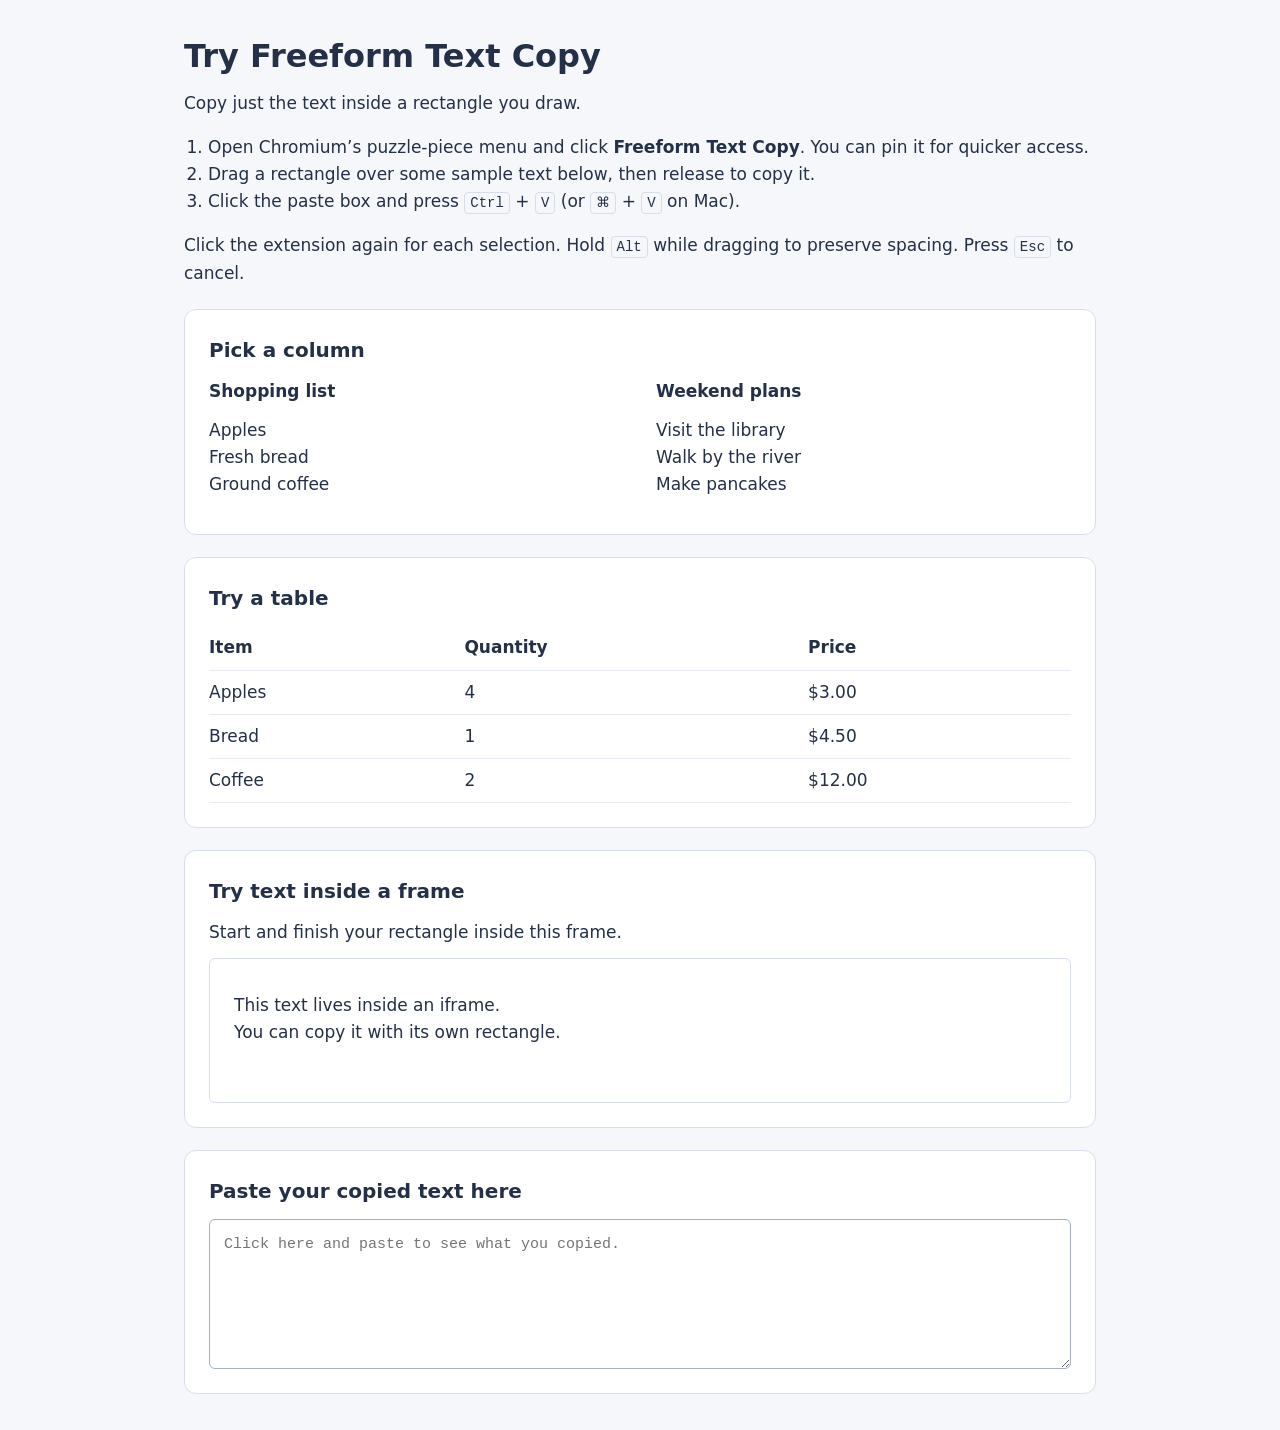
<file: demo/index.html>
<!doctype html>
<html lang="en">
<meta charset="utf-8">
<meta name="viewport" content="width=device-width, initial-scale=1">
<title>Try Freeform Text Copy</title>
<style>
  * { box-sizing: border-box; }
  body { margin: 0 auto; max-width: 960px; padding: 36px 24px; font: 17px/1.6 system-ui, sans-serif; color: #243047; background: #f5f7fb; }
  h1 { margin: 0; font-size: 32px; line-height: 1.3; }
  h2 { font-size: 20px; margin: 0 0 12px; }
  p { margin: 12px 0; }
  section { padding: 24px; margin-top: 22px; border: 1px solid #d7deea; border-radius: 12px; background: white; }
  ol { padding-left: 24px; }
  .columns { display: grid; grid-template-columns: 1fr 1fr; gap: 32px; }
  table { border-collapse: collapse; width: 100%; }
  th, td { text-align: left; padding: 8px 18px 8px 0; border-bottom: 1px solid #e5eaf2; }
  textarea { display: block; width: 100%; min-height: 150px; padding: 14px; border: 1px solid #a6b1c3; border-radius: 6px; font: 15px/1.5 monospace; }
  iframe { display: block; width: 100%; height: 145px; border: 1px solid #d7deea; border-radius: 6px; }
  kbd { padding: 2px 5px; border: 1px solid #d7deea; border-radius: 4px; font-size: 14px; }
  @media (max-width: 600px) { .columns { grid-template-columns: 1fr; } }
</style>
<h1>Try Freeform Text Copy</h1>
<p>Copy just the text inside a rectangle you draw.</p>
<ol>
  <li>Open Chromium’s puzzle-piece menu and click <strong>Freeform Text Copy</strong>. You can pin it for quicker access.</li>
  <li>Drag a rectangle over some sample text below, then release to copy it.</li>
  <li>Click the paste box and press <kbd>Ctrl</kbd> + <kbd>V</kbd> (or <kbd>⌘</kbd> + <kbd>V</kbd> on Mac).</li>
</ol>
<p>Click the extension again for each selection. Hold <kbd>Alt</kbd> while dragging to preserve spacing. Press <kbd>Esc</kbd> to cancel.</p>
<section>
  <h2>Pick a column</h2>
  <div class="columns">
    <div><strong>Shopping list</strong><p>Apples<br>Fresh bread<br>Ground coffee</p></div>
    <div><strong>Weekend plans</strong><p>Visit the library<br>Walk by the river<br>Make pancakes</p></div>
  </div>
</section>
<section>
  <h2>Try a table</h2>
  <table>
    <thead><tr><th>Item</th><th>Quantity</th><th>Price</th></tr></thead>
    <tbody>
      <tr><td>Apples</td><td>4</td><td>$3.00</td></tr>
      <tr><td>Bread</td><td>1</td><td>$4.50</td></tr>
      <tr><td>Coffee</td><td>2</td><td>$12.00</td></tr>
    </tbody>
  </table>
</section>
<section>
  <h2>Try text inside a frame</h2>
  <p>Start and finish your rectangle inside this frame.</p>
  <iframe title="Sample text inside a frame" src="frame.html"></iframe>
</section>
<section>
  <h2><label for="paste">Paste your copied text here</label></h2>
  <textarea id="paste" placeholder="Click here and paste to see what you copied."></textarea>
</section>
</html>
</file>
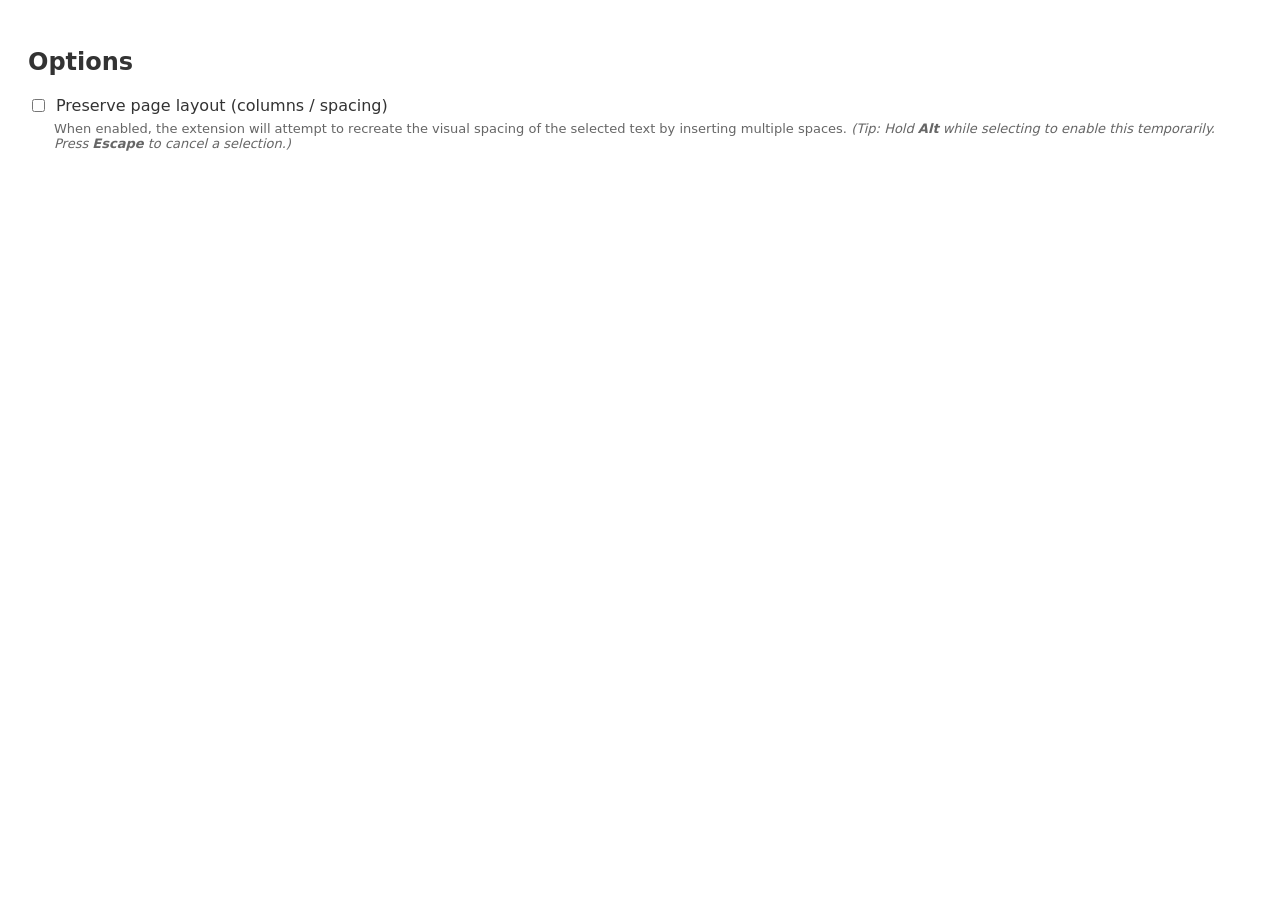
<file: options.html>
<!DOCTYPE html>
<html>
<head>
  <title>Freeform Text Copy Options</title>
  <style>
    body { font-family: system-ui, sans-serif; padding: 20px; color: #333; }
    .option { margin-bottom: 15px; }
    label { font-size: 16px; cursor: pointer; display: flex; align-items: center; gap: 8px;}
    p { font-size: 13px; color: #666; margin-top: 6px; margin-left: 26px; }
  </style>
</head>
<body>
  <h2>Options</h2>
  <div class="option">
    <label>
      <input type="checkbox" id="preserveLayout"> Preserve page layout (columns / spacing)
    </label>
    <p>When enabled, the extension will attempt to recreate the visual spacing of the selected text by inserting multiple spaces. <i>(Tip: Hold <b>Alt</b> while selecting to enable this temporarily. Press <b>Escape</b> to cancel a selection.)</i></p>
  </div>
  <script src="options.js"></script>
</body>
</html>
</file>
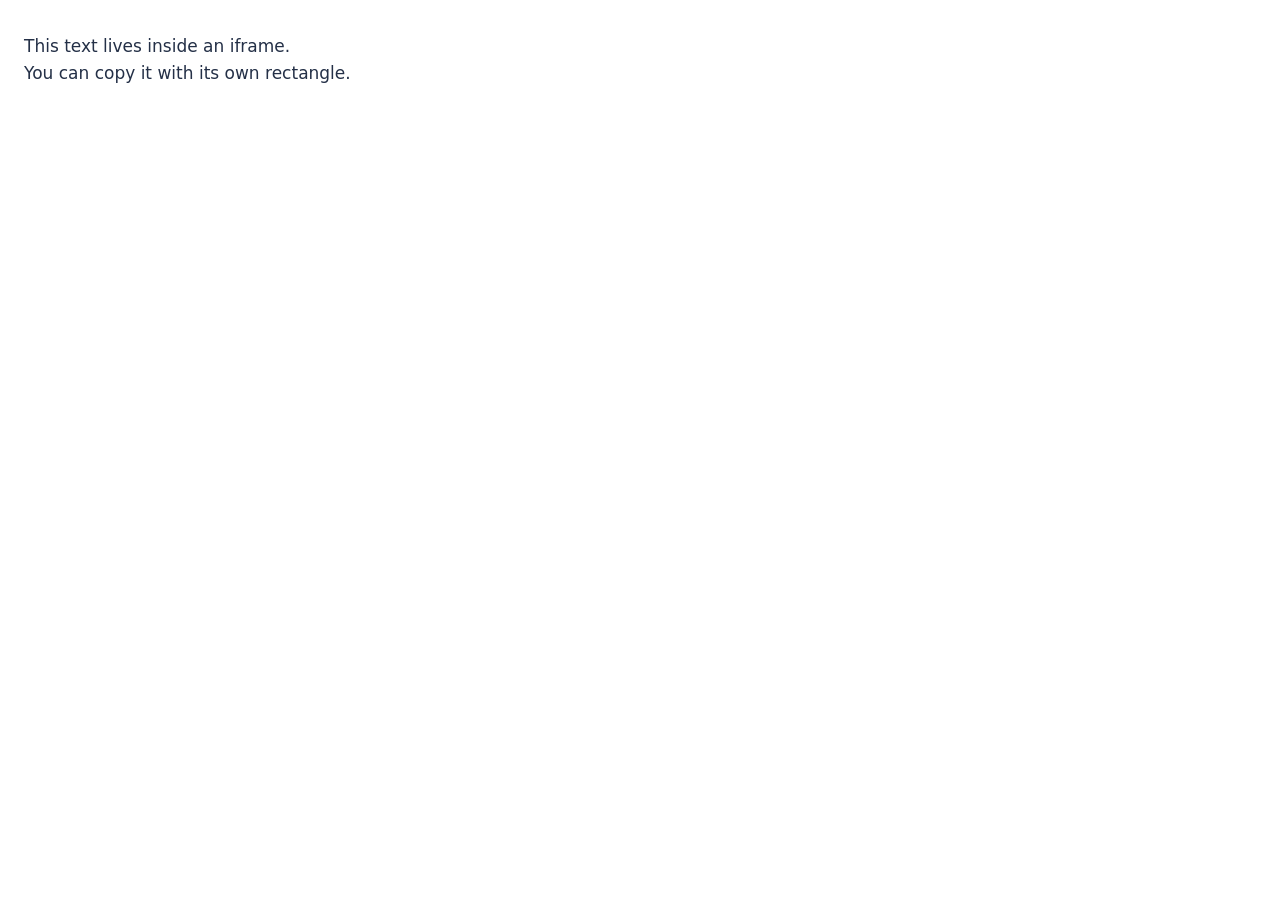
<file: demo/frame.html>
<!doctype html>
<html lang="en">
<meta charset="utf-8">
<title>Frame sample</title>
<style>body { padding: 8px 16px; font: 17px/1.6 system-ui, sans-serif; color: #243047; }</style>
<p>This text lives inside an iframe.<br>You can copy it with its own rectangle.</p>
</html>
</file>
